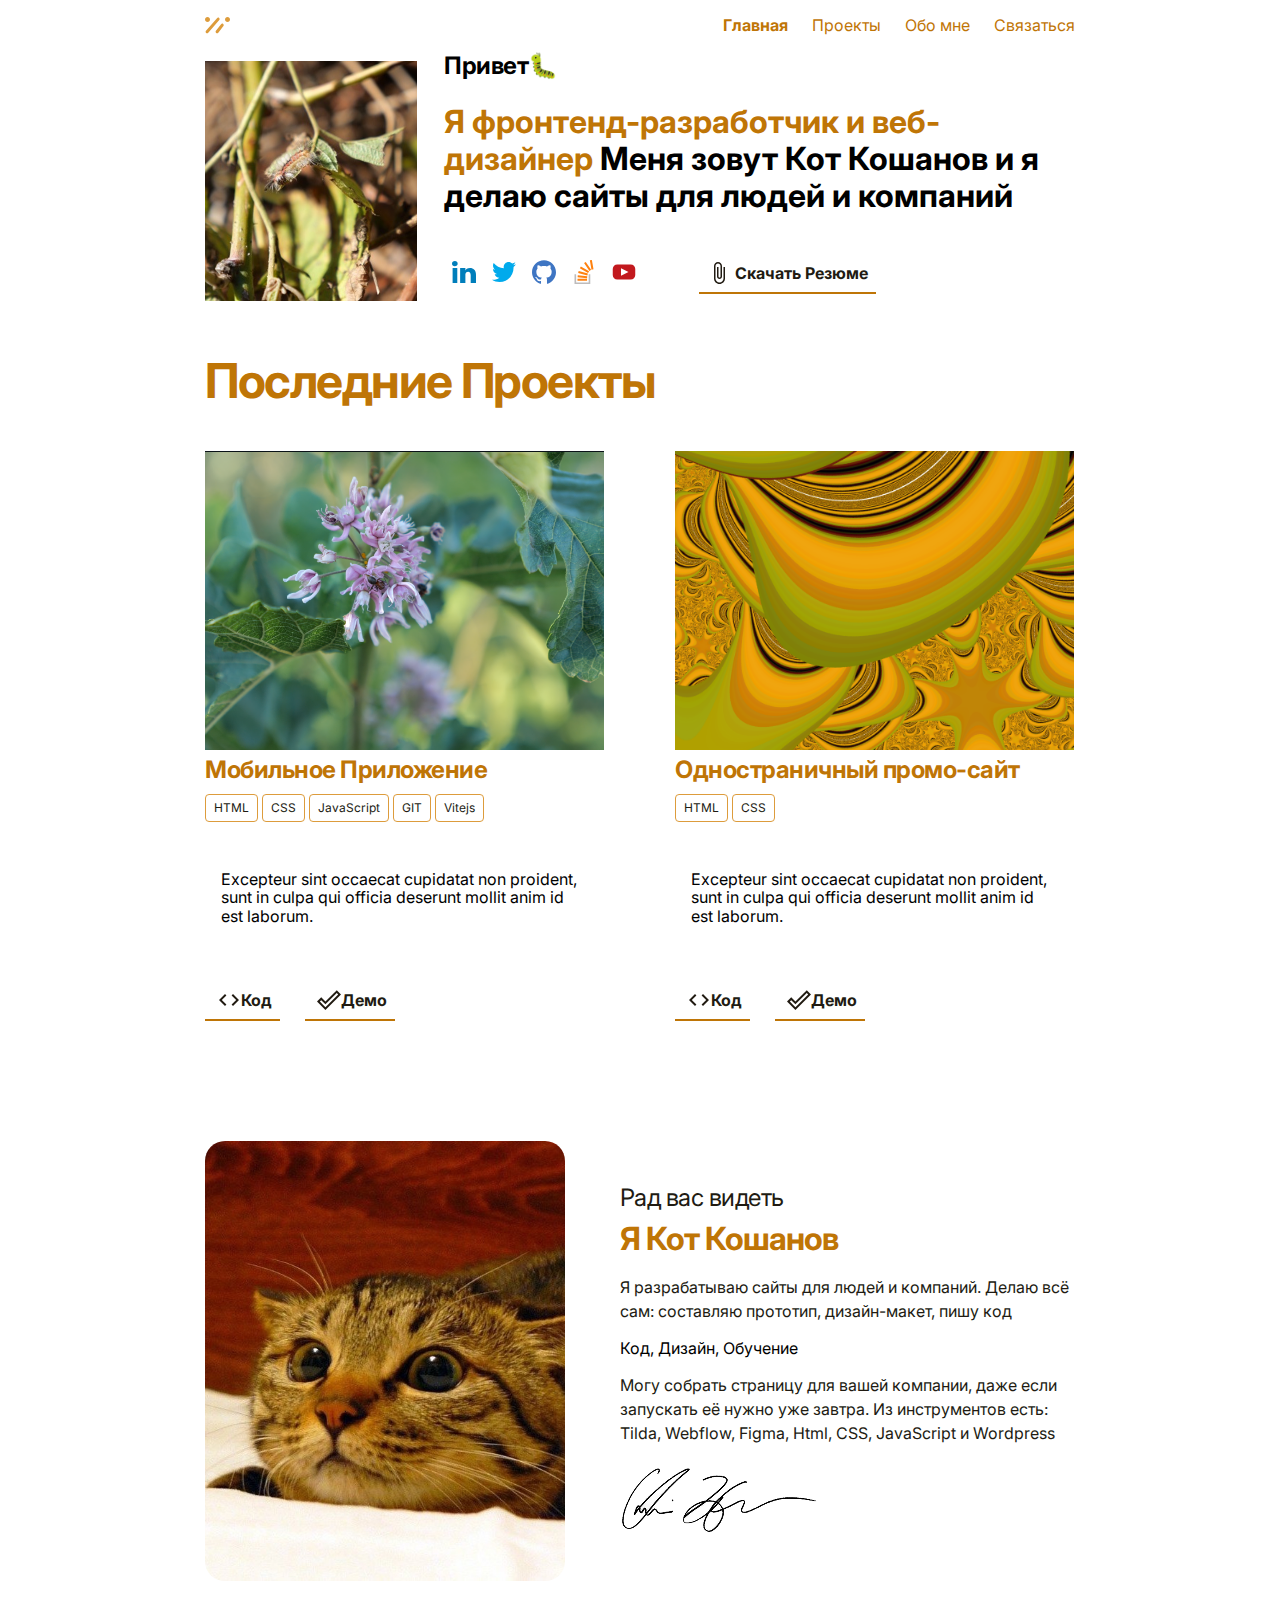
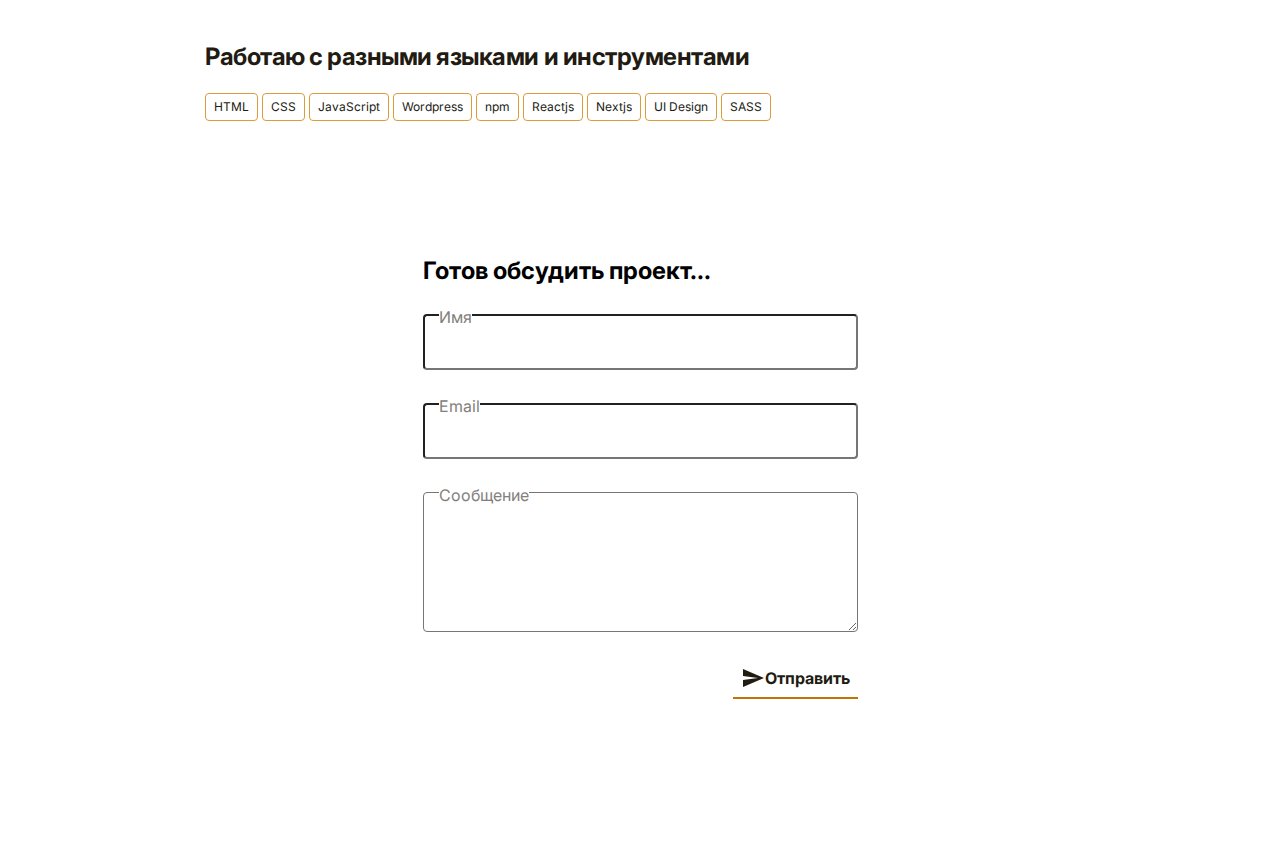
<file: index.html>
<!DOCTYPE html>
<html lang="en">
<head>
    <meta charset="UTF-8">
    <meta http-equiv="X-UA-Compatible" content="IE-edge">
    <meta name="viewport" content="width=device-width, initial-scale=1.0">
    <title>cfqn cfqn cfqn скуфе</title>
    <link rel="stylesheet" href="css/normalize.css">
    <link rel="stylesheet" href="css/style.css">
    <link rel="preconnect" href="https://fonts.googleapis.com">
    <link rel="preconnect" href="https://fonts.gstatic.com" crossorigin>
    <link href="https://fonts.googleapis.com/css2?family=Inter:ital,opsz,wght@0,14..32,100..900;1,14..32,100..900&display=swap" rel="stylesheet">
</head>
<body>
    <div class="navbar container">
        <nav>
            <img src="images/logo.svg" alt="lox">
            <ul>
                <li class="nav-item active"><a href="" class="nav-link">Главная</a></li>
                <li class="nav-item"><a href="" class="nav-link">Проекты</a></li>
                <li class="nav-item"><a href="" class="nav-link">Обо мне</a></li>
                <li class="nav-item"><a href="" class="nav-link">Связаться</a></li>
            </ul>
        </nav>
    </div>
    
    <header class = "container">
        <img src="images/Avatar.jpg" alt="Гусеница" class="header-photo">
        <div class="header-text">
            <strong>Привет🐛</strong>
            <h1><span class="golden-text">Я фронтенд-разработчик и веб-дизайнер</span>
                 Меня зовут Кот Кошанов и я делаю сайты для людей и компаний</h1>
            <div class="header-links">
                <ul>
                    <li class="social-item"><a href="https://www.youtube.com/watch?v=dQw4w9WgXcQ&list=RDdQw4w9WgXcQ&start_radio=1"><img src="images/Icons/Linkedin.svg" alt=""></a></li>
                    <li class="social-item"><a href="https://www.youtube.com/watch?v=dQw4w9WgXcQ&list=RDdQw4w9WgXcQ&start_radio=1"><img src="images/Icons/Twiter.svg" alt=""></a></li>
                    <li class="social-item"><a href="https://www.youtube.com/watch?v=dQw4w9WgXcQ&list=RDdQw4w9WgXcQ&start_radio=1"><img src="images/Icons/GitHub.svg" alt=""></a></li>
                    <li class="social-item"><a href="https://www.youtube.com/watch?v=dQw4w9WgXcQ&list=RDdQw4w9WgXcQ&start_radio=1"><img src="images/Icons/StackOverflow.svg" alt=""></a></li>
                    <li class="social-item"><a href="https://www.youtube.com/watch?v=dQw4w9WgXcQ&list=RDdQw4w9WgXcQ&start_radio=1"><img src="images/Icons/Youtube.svg" alt=""></a></li>
                </ul>
                <a href="" class="cv-download" download=""><img src="images/Icons/paperclip.svg" alt="">Скачать Резюме</a>
            </div>
        </div>
    </header>

    <section class="portfolio">
        <div class="container">
            <h2 class="section-heading">Последние Проекты</h2>
            <div class="cards">
                <div class="card">
                    <img src="images/portfolio1.png" alt="" class="card-image">
                    <h3 class="card-title">Мобильное Приложение</h3>
                    <ul class="tags">
                        <li class="tags-item"><a href="" class="tag">HTML</a></li>
                        <li class="tags-item"><a href="" class="tag">CSS</a></li>
                        <li class="tags-item"><a href="" class="tag">JavaScript</a></li>
                        <li class="tags-item"><a href="" class="tag">GIT</a></li>
                        <li class="tags-item"><a href="" class="tag">Vitejs</a></li>
                    </ul>
                    <div class="card-text-wrapper">
                        <p class="card text">Excepteur sint occaecat cupidatat non proident, sunt in culpa qui officia deserunt mollit anim id est laborum.</p>
                    </div>
                    <div class="card-buttons">
                        <a href="" class="card-button">
                            <img src="images/Icons/code.svg" alt="" class="card-button-icon">
                            <span class="card-button-text">Код</span></a>
                        <a href="" class="card-button">
                            <img src="images/Icons/check.svg" alt="" class="card-button-icon">
                            <span class="card-button-text">Демо</span></a>
                    </div>
                </div>
                <div class="card">
                    <img src="images/portfolio2.png" alt="" class="card-image">
                    <h3 class="card-title">Одностраничный промо-сайт</h3>
                    <ul class="tags">
                        <li class="tags-item"><a href="" class="tag">HTML</a></li>
                        <li class="tags-item"><a href="" class="tag">CSS</a></li>
                    </ul>
                    <div class="card-text-wrapper">
                        <p class="card text">Excepteur sint occaecat cupidatat non proident, sunt in culpa qui officia deserunt mollit anim id est laborum.</p>
                    </div>
                    <div class="card-buttons">
                        <a href="" class="card-button">
                            <img src="images/Icons/code.svg" alt="" class="card-button-icon">
                            <span class="card-button-text">Код</span></a>
                        <a href="" class="card-button">
                            <img src="images/Icons/check.svg" alt="" class="card-button-icon">
                            <span class="card-button-text">Демо</span></a>
                    </div>
                </div>
            </div>
        </div>
    </section>
    <section class="developer container">
        <img src="images/developer-photo.jpg" alt="Cat" class="developer-photo">
        <div class="developer-about">
            <span class="developer-hello">Рад вас видеть</span>
            <h2 class="developer-title">Я Кот Кошанов</h2>
            <p class="developer-text">Я разрабатываю сайты для людей и компаний. Делаю всё сам: составляю прототип, дизайн-макет, пишу код</p>
            <span class="motto">Код, Дизайн, Обучение</span>
            <p class="developer-text">
                Могу собрать страницу для вашей компании, даже если запускать её нужно уже завтра. Из инструментов есть:
                Tilda, Webflow, Figma, Html, CSS, JavaScript и Wordpress
            </p>
            <img src="images/developer-sign.png" alt="sign" class="developer-sign">

        </div>
    </section>
    <section class="skills container">
        <h2 class="skills-title">Работаю с разными языками и инструментами</h2>
        <ul class="tags">
            <li class="tags-item"><a href="" class="tag">HTML</a></li>
            <li class="tags-item"><a href="" class="tag">CSS</a></li>
            <li class="tags-item"><a href="" class="tag">JavaScript</a></li>
            <li class="tags-item"><a href="" class="tag">Wordpress</a></li>
            <li class="tags-item"><a href="" class="tag">npm</a></li>
            <li class="tags-item"><a href="" class="tag">Reactjs</a></li>
            <li class="tags-item"><a href="" class="tag">Nextjs</a></li>
            <li class="tags-item"><a href="" class="tag">UI Design</a></li>
            <li class="tags-item"><a href="" class="tag">SASS</a></li>
        </ul>
    </section>

    <section class="feedback form-container">
        <h2 class="feedback-title">Готов обсудить проект...</h2>
        <form action="#" class="form">
            <div class="input-group">
                <label for="username" class="input-label">Имя</label>
                <input id="username" type="text" class="input">
            </div>
            <div class="input-group">
                <label for="useremail" class="input-label">Email</label>
                <input id="useremail" type="text" class="input">
            </div>
            <div class="input-group">
                <label for="usermessage" class="input-label">Сообщение</label>
                <textarea id="usermessage" cols="30" rows="10" class="input"></textarea>
            </div>
            <button type="submit" class="submit-button"><img src="images/Icons/send.svg" alt="">Отправить</a>
        </form>
    </section>
</body>
</html>
</file>
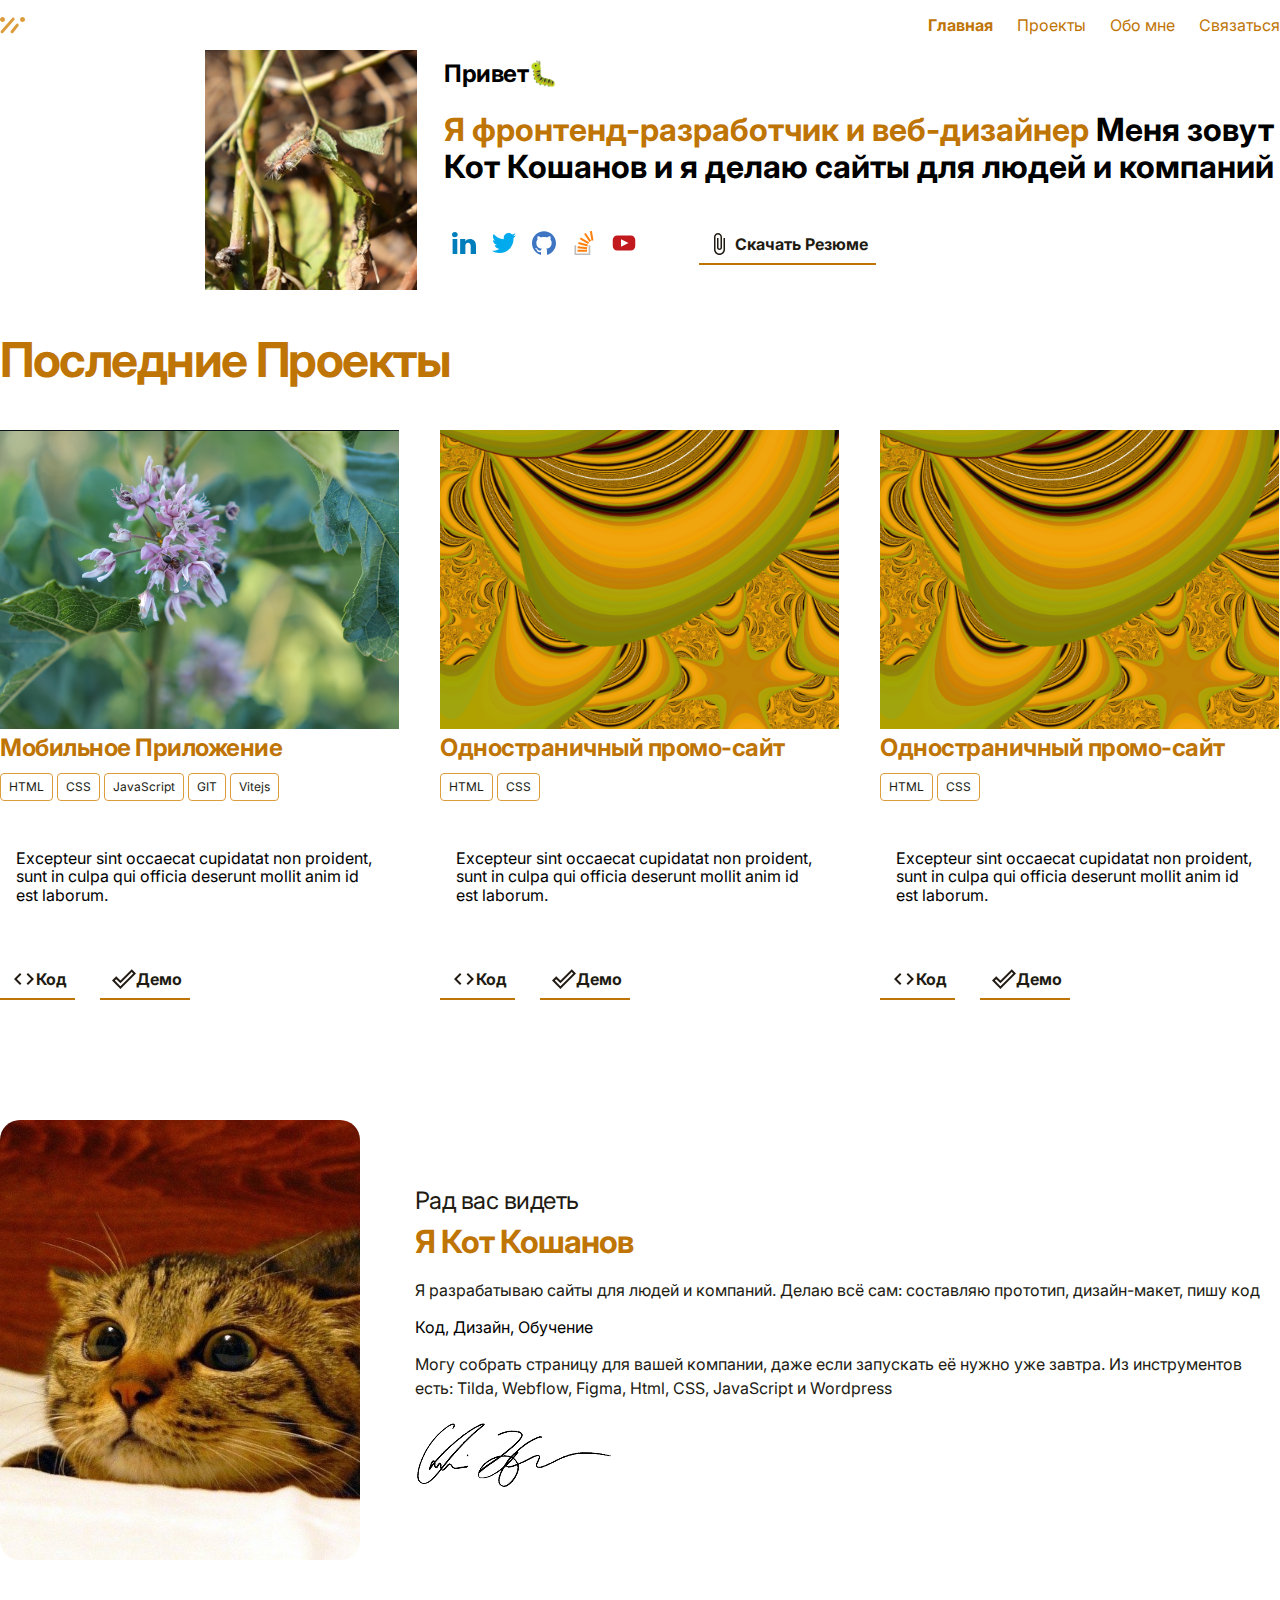
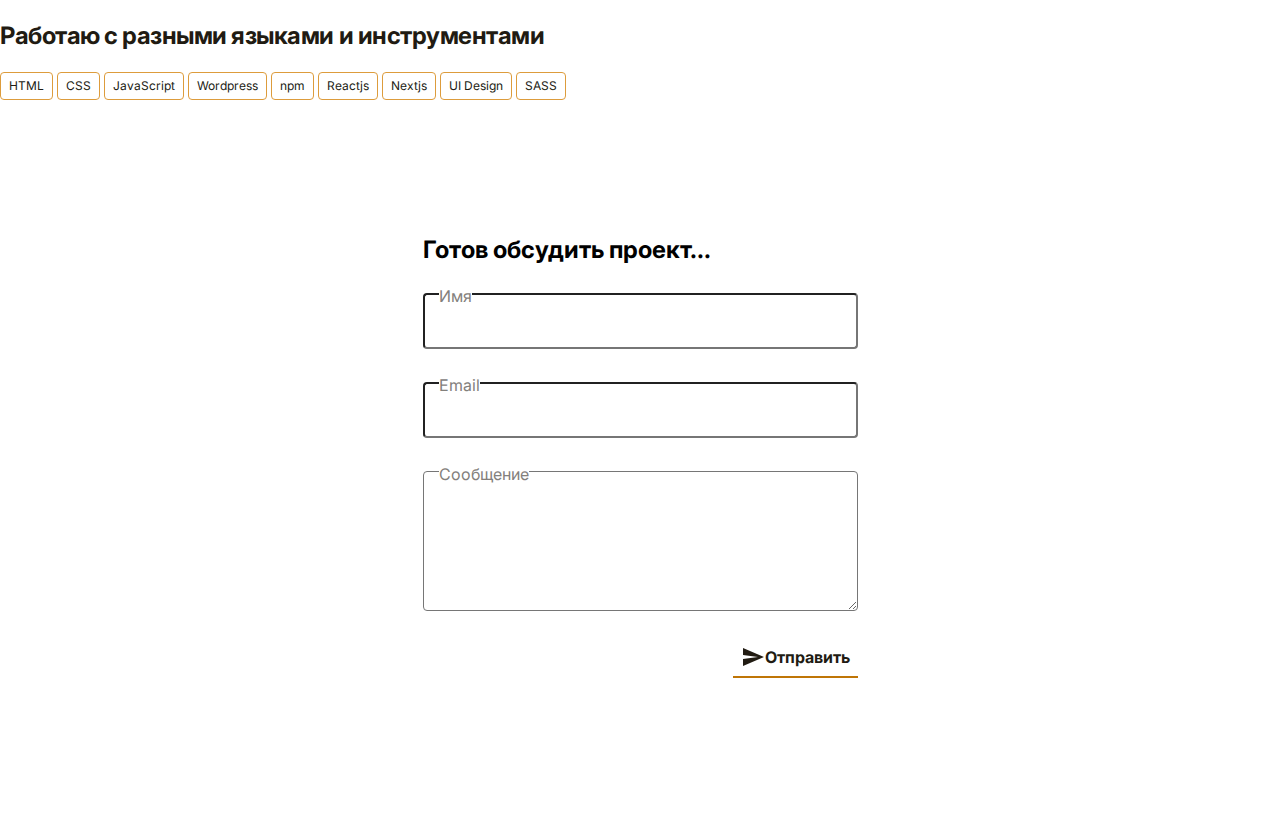
<file: html1/index.html>
<!DOCTYPE html>
<html lang="en">
<head>
    <meta charset="UTF-8">
    <meta http-equiv="X-UA-Compatible" content="IE-edge">
    <meta name="viewport" content="width=device-width, initial-scale=1.0">
    <title>cfqn cfqn cfqn скуфе</title>
    <link rel="stylesheet" href="css/normalize.css">
    <link rel="stylesheet" href="css/style.css">
    <link rel="preconnect" href="https://fonts.googleapis.com">
    <link rel="preconnect" href="https://fonts.gstatic.com" crossorigin>
    <link href="https://fonts.googleapis.com/css2?family=Inter:ital,opsz,wght@0,14..32,100..900;1,14..32,100..900&display=swap" rel="stylesheet">
</head>
<body>
    <div class="navbar container">
        <img src="images/logo.svg" alt="lox">
        <nav>
            <ul>
                <li class="nav-item active"><a href="" class="nav-link">Главная</a></li>
                <li class="nav-item"><a href="" class="nav-link">Проекты</a></li>
                <li class="nav-item"><a href="" class="nav-link">Обо мне</a></li>
                <li class="nav-item"><a href="" class="nav-link">Связаться</a></li>
            </ul>
        </nav>
    </div>
    
    <header class = "container">
        <img src="images/Avatar.jpg" alt="Гусеница" class="header-photo">
        <div class="header-text">
            <strong>Привет🐛</strong>
            <h1><span class="golden-text">Я фронтенд-разработчик и веб-дизайнер</span>
                 Меня зовут Кот Кошанов и я делаю сайты для людей и компаний</h1>
            <div class="header-links">
                <ul>
                    <li class="social-item"><a href="https://www.youtube.com/watch?v=dQw4w9WgXcQ&list=RDdQw4w9WgXcQ&start_radio=1"><img src="images/Icons/Linkedin.svg" alt=""></a></li>
                    <li class="social-item"><a href="https://www.youtube.com/watch?v=dQw4w9WgXcQ&list=RDdQw4w9WgXcQ&start_radio=1"><img src="images/Icons/Twiter.svg" alt=""></a></li>
                    <li class="social-item"><a href="https://www.youtube.com/watch?v=dQw4w9WgXcQ&list=RDdQw4w9WgXcQ&start_radio=1"><img src="images/Icons/GitHub.svg" alt=""></a></li>
                    <li class="social-item"><a href="https://www.youtube.com/watch?v=dQw4w9WgXcQ&list=RDdQw4w9WgXcQ&start_radio=1"><img src="images/Icons/StackOverflow.svg" alt=""></a></li>
                    <li class="social-item"><a href="https://www.youtube.com/watch?v=dQw4w9WgXcQ&list=RDdQw4w9WgXcQ&start_radio=1"><img src="images/Icons/Youtube.svg" alt=""></a></li>
                </ul>
                <a href="" class="cv-download" download=""><img src="images/Icons/paperclip.svg" alt="">Скачать Резюме</a>
            </div>
        </div>
    </header>

    <section class="portfolio">
        <div class="container">
            <h2 class="section-heading">Последние Проекты</h2>
            <div class="cards">
                <div class="card">
                    <img src="images/portfolio1.png" alt="" class="card-image">
                    <h3 class="card-title">Мобильное Приложение</h3>
                    <ul class="tags">
                        <li class="tags-item"><a href="" class="tag">HTML</a></li>
                        <li class="tags-item"><a href="" class="tag">CSS</a></li>
                        <li class="tags-item"><a href="" class="tag">JavaScript</a></li>
                        <li class="tags-item"><a href="" class="tag">GIT</a></li>
                        <li class="tags-item"><a href="" class="tag">Vitejs</a></li>
                    </ul>
                    <div class="card-text-wrapper">
                        <p class="card text">Excepteur sint occaecat cupidatat non proident, sunt in culpa qui officia deserunt mollit anim id est laborum.</p>
                    </div>
                    <div class="card-buttons">
                        <a href="" class="card-button">
                            <img src="images/Icons/code.svg" alt="" class="card-button-icon">
                            <span class="card-button-text">Код</span></a>
                        <a href="" class="card-button">
                            <img src="images/Icons/check.svg" alt="" class="card-button-icon">
                            <span class="card-button-text">Демо</span></a>
                    </div>
                </div>
                <div class="card">
                    <img src="images/portfolio2.png" alt="" class="card-image">
                    <h3 class="card-title">Одностраничный промо-сайт</h3>
                    <ul class="tags">
                        <li class="tags-item"><a href="" class="tag">HTML</a></li>
                        <li class="tags-item"><a href="" class="tag">CSS</a></li>
                    </ul>
                    <div class="card-text-wrapper">
                        <p class="card text">Excepteur sint occaecat cupidatat non proident, sunt in culpa qui officia deserunt mollit anim id est laborum.</p>
                    </div>
                    <div class="card-buttons">
                        <a href="" class="card-button">
                            <img src="images/Icons/code.svg" alt="" class="card-button-icon">
                            <span class="card-button-text">Код</span></a>
                        <a href="" class="card-button">
                            <img src="images/Icons/check.svg" alt="" class="card-button-icon">
                            <span class="card-button-text">Демо</span></a>
                    </div>
                </div>
                <div class="card">
                    <img src="images/portfolio2.png" alt="" class="card-image">
                    <h3 class="card-title">Одностраничный промо-сайт</h3>
                    <ul class="tags">
                        <li class="tags-item"><a href="" class="tag">HTML</a></li>
                        <li class="tags-item"><a href="" class="tag">CSS</a></li>
                    </ul>
                    <div class="card-text-wrapper">
                        <p class="card text">Excepteur sint occaecat cupidatat non proident, sunt in culpa qui officia deserunt mollit anim id est laborum.</p>
                    </div>
                    <div class="card-buttons">
                        <a href="" class="card-button">
                            <img src="images/Icons/code.svg" alt="" class="card-button-icon">
                            <span class="card-button-text">Код</span></a>
                        <a href="" class="card-button">
                            <img src="images/Icons/check.svg" alt="" class="card-button-icon">
                            <span class="card-button-text">Демо</span></a>
                    </div>
                </div>
            </div>
        </div>
    </section>
    <section class="developer container">
        <img src="images/developer-photo.jpg" alt="Cat" class="developer-photo">
        <div class="developer-about">
            <span class="developer-hello">Рад вас видеть</span>
            <h2 class="developer-title">Я Кот Кошанов</h2>
            <p class="developer-text">Я разрабатываю сайты для людей и компаний. Делаю всё сам: составляю прототип, дизайн-макет, пишу код</p>
            <span class="motto">Код, Дизайн, Обучение</span>
            <p class="developer-text">
                Могу собрать страницу для вашей компании, даже если запускать её нужно уже завтра. Из инструментов есть:
                Tilda, Webflow, Figma, Html, CSS, JavaScript и Wordpress
            </p>
            <img src="images/developer-sign.png" alt="sign" class="developer-sign">

        </div>
    </section>
    <section class="skills container">
        <h2 class="skills-title">Работаю с разными языками и инструментами</h2>
        <ul class="tags">
            <li class="tags-item"><a href="" class="tag">HTML</a></li>
            <li class="tags-item"><a href="" class="tag">CSS</a></li>
            <li class="tags-item"><a href="" class="tag">JavaScript</a></li>
            <li class="tags-item"><a href="" class="tag">Wordpress</a></li>
            <li class="tags-item"><a href="" class="tag">npm</a></li>
            <li class="tags-item"><a href="" class="tag">Reactjs</a></li>
            <li class="tags-item"><a href="" class="tag">Nextjs</a></li>
            <li class="tags-item"><a href="" class="tag">UI Design</a></li>
            <li class="tags-item"><a href="" class="tag">SASS</a></li>
        </ul>
    </section>

    <section class="feedback form-container">
        <h2 class="feedback-title">Готов обсудить проект...</h2>
        <form action="#" class="form">
            <div class="input-group">
                <label for="username" class="input-label">Имя</label>
                <input id="username" type="text" class="input">
            </div>
            <div class="input-group">
                <label for="useremail" class="input-label">Email</label>
                <input id="useremail" type="text" class="input">
            </div>
            <div class="input-group">
                <label for="usermessage" class="input-label">Сообщение</label>
                <textarea id="usermessage" cols="30" rows="10" class="input"></textarea>
            </div>
            <button type="submit" class="submit-button"><img src="images/Icons/send.svg" alt="">Отправить</a>
        </form>
    </section>
</body>
</html>
</file>
<file: css/style.css>
*{
    box-sizing: border-box;
}

body {
    font-family: "Inter", sans-serif;
}

.navbar{
    display: flex;
    align-items: center;
    justify-content: space-between;
}

nav{
    width: 100%;
    display: flex;
    align-items: center;
    justify-content: space-between;
}

nav > ul{
    display: flex;
    align-items: center;
    list-style: none;
    padding: 0;
}

nav a{
    text-decoration: none;
    color: #bf7506;
    margin-left: 24px;
    font-family: Inter;
}

nav .active{
    font-weight: 700;
}

.header-photo{
    width:212px;
    height:240px;
}

.container{
    max-width: 870px;
    width: 100%;
    margin: auto;
}

.golden-text{
    color:#bf7506;
}

header{
    display: flex;
    align-items: center;
}

.header-text{
    margin-left: 27px;
}

.header-text > strong{
    font-weight: 700;
    font-size: 24px;
    line-height: 135%;
    letter-spacing: -0.02em;
    margin-top: 8px;
    margin-bottom: 24px;
}


.header-links > ul{
    list-style-type: none;
    padding: 0;
    display: flex;
    align-items: center;
}

.social-item > a{
    padding: 8;
    display: inline-block;
}

.cv-download{
    margin-left:55px;
}

.header-links{
    display: flex;
    align-items: center;
}

.cv-download{
    display: inline-block;
    padding: 7px 8px;
    margin-left: 55px;
    display: flex;
    align-items: center;
    text-decoration: none;
    font-weight: 700;
    font-size: 16px;
    line-height: 150%;
    color: #211b12;
    border-bottom: 2px solid #bf7506;
}
.cv-download img{
    margin-right: 4px;
}

.section-heading{
    font-weight: 700;
    font-size: 48px;
    line-height: 125%;

    letter-spacing: -0.03em;

    color: #bf7506;
}

.card-text-wrapper{
    padding: 16px;
}
.card-title{
    font-weight: 700;
    font-size: 24px;
    line-height: 135%;
    letter-spacing: -0.02em;
    color: #bf7506;
    margin-top: 0;
    margin-bottom: 8px;
}
.tags{
    list-style: none;
    padding: 0;
    display: flex;
    align-items: center;
    margin-top: 8px;
    margin-bottom: 16px;
}
.tag{
    padding: 4px 8px;
    display: inline-block;
    font-weight: 400;
    font-size: 12px;
    line-height: 150%;
    color: #211b12;
    background: white;
    text-decoration: none;
    border: 1px solid #dd9c3c;
    border-radius: 4px;
    margin-right: 4px;
}
.card-image{
    width:399px;
    height:299px;
}
.card{
    max-width: 400px;
    margin-bottom: 40px;
}
.card-text{
    font-weight: 400;
    font-size: 16px;
    line-height: 150%;
    color: #211b12;
}

.card-buttons{
    display: flex;
    align-items: center;
}

.card-button{
    display: flex;
    align-items: center;
    padding: 7px 8px;
    text-decoration: none;
    font-weight: 700;
    font-size:16px;
    line-height: 150%;
    color: #211b12;
    border-bottom: 2px solid #bf7506;
    margin-right: 25px;
}

.card-button-icon{
    margin-left: 4px;
}

.cards{
    display: flex;
    align-items: flex-start;
    justify-content: space-between;
}

.developer{
    padding: 80px 0 20px;
    display: flex;
    align-items: center;
}

.developer-photo{
    width: 360px;
    height: 440px;
    border-radius: 20px;
}
.developer-about{
    margin-left: 55px;
}
.developer-hello{
    font-weight: 400;
    font-size: 24px;
    line-height: 135%;
    letter-spacing: -0.02em;
    color: #211b12;
}
.developer-title{
    font-weight: 700;
    font-size: 32px;
    line-height: 125%;
    letter-spacing: -0.03em;
    color: #bf7506;
    margin-top: 4px;
    margin-bottom: 16px;
}
.developer-text{
    font-weight: 400;
    font-size: 16px;
    line-height: 150%;
    color: #211b12;
}

.developer-motto{
    font-weight: 400;
    font-size: 24px;
    line-height: 150%;
    color: #dd9c3c;
    margin: 16px 0;
}

.developer-sign{
    max-width: 200px;
}

.skills{
    padding: 20px 0;
}

.skills-title{
    font-weight: 700;
    font-size: 24px;
    line-height: 135%;

    letter-spacing: -0.02em;

    color: #211b12;
}

.feedback{
    padding: 80px 0 160px;
}

.input-group{
    position: relative;
    margin-bottom: 24px;
}
.input-label{
    position: absolute;
    font-weight: 400;
    font-size: 16px;
    line-height: 150%;
    color: #83807c;
    padding: 0 8;
    background: white;
    left: 16px;
    top: 0;
}

.input-group{
    padding-top: 9px;
}

.input{
    border: 3 px solid #e0dedc;
    border-radius: 4px;
    width: 435px;
    height: 56px;
}

textarea{
    min-height: 140px;
}

.form-container{
    max-width: 435px;
    margin: auto;
}

.submit-button{
    display: inline-block;
    padding: 7px 8px;
    display: flex;
    align-items: center;
    text-decoration: none;
    font-weight: 700;
    font-size: 16px;
    line-height: 150%;
    color: #211b12;
    border: none;
    cursor: pointer;
    background-color: #ffffff;
    border-bottom: 2px solid #bf7506;
    margin-left: auto;
}
</file>
<file: html1/css/style.css>
*{
    box-sizing: border-box;
}

body {
    font-family: "Inter", sans-serif;
}

.navbar{
    max-width: 860;
    width: 100%;
    margin: auto;
    display: flex;
    align-items: center;
    justify-content: space-between;
}

nav > ul{
    display: flex;
    align-items: center;
    list-style: none;
    padding: 0;
}

nav a{
    text-decoration: none;
    color: #bf7506;
    margin-left: 24px;
    font-family: Inter;
}

nav .active{
    font-weight: 700;
}

.header-photo{
    width:212px;
    height:240px;
    margin-left:205px;
}

.container{
    max-width: 870;
    width: 100%;
    margin: auto;
}

.golden-text{
    color:#bf7506;
}

header{
    display: flex;
    align-items: center;
}

.header-text{
    margin-left: 27px;
}

.header-text > strong{
    font-weight: 700;
    font-size: 24px;
    line-height: 135%;
    letter-spacing: -0.02em;
    margin-top: 8px;
    margin-bottom: 24px;
}


.header-links > ul{
    list-style-type: none;
    padding: 0;
    display: flex;
    align-items: center;
}

.social-item > a{
    padding: 8;
    display: inline-block;
}

.cv-download{
    margin-left:55px;
}

.header-links{
    display: flex;
    align-items: center;
}

.cv-download{
    display: inline-block;
    padding: 7px 8px;
    margin-left: 55px;
    display: flex;
    align-items: center;
    text-decoration: none;
    font-weight: 700;
    font-size: 16px;
    line-height: 150%;
    color: #211b12;
    border-bottom: 2px solid #bf7506;
}
.cv-download img{
    margin-right: 4px;
}

.section-heading{
    font-weight: 700;
    font-size: 48px;
    line-height: 125%;

    letter-spacing: -0.03em;

    color: #bf7506;
}

.card-text-wrapper{
    padding: 16px;
}
.card-title{
    font-weight: 700;
    font-size: 24px;
    line-height: 135%;
    letter-spacing: -0.02em;
    color: #bf7506;
    margin-top: 0;
    margin-bottom: 8px;
}
.tags{
    list-style: none;
    padding: 0;
    display: flex;
    align-items: center;
    margin-top: 8px;
    margin-bottom: 16px;
}
.tag{
    padding: 4px 8px;
    display: inline-block;
    font-weight: 400;
    font-size: 12px;
    line-height: 150%;
    color: #211b12;
    background: white;
    text-decoration: none;
    border: 1px solid #dd9c3c;
    border-radius: 4px;
    margin-right: 4px;
}
.card-image{
    width:399px;
    height:299px;
}
.card{
    max-width: 400px;
    margin-bottom: 40px;
}
.card-text{
    font-weight: 400;
    font-size: 16px;
    line-height: 150%;
    color: #211b12;
}

.card-buttons{
    display: flex;
    align-items: center;
}

.card-button{
    display: flex;
    align-items: center;
    padding: 7px 8px;
    text-decoration: none;
    font-weight: 700;
    font-size:16px;
    line-height: 150%;
    color: #211b12;
    border-bottom: 2px solid #bf7506;
    margin-right: 25px;
}

.card-button-icon{
    margin-left: 4px;
}

.cards{
    display: flex;
    align-items: flex-start;
    justify-content: space-between;
}

.developer{
    padding: 80px 0 20px;
    display: flex;
    align-items: center;
}

.developer-photo{
    width: 360px;
    height: 440px;
    border-radius: 20px;
}
.developer-about{
    margin-left: 55px;
}
.developer-hello{
    font-weight: 400;
    font-size: 24px;
    line-height: 135%;
    letter-spacing: -0.02em;
    color: #211b12;
}
.developer-title{
    font-weight: 700;
    font-size: 32px;
    line-height: 125%;
    letter-spacing: -0.03em;
    color: #bf7506;
    margin-top: 4px;
    margin-bottom: 16px;
}
.developer-text{
    font-weight: 400;
    font-size: 16px;
    line-height: 150%;
    color: #211b12;
}

.developer-motto{
    font-weight: 400;
    font-size: 24px;
    line-height: 150%;
    color: #dd9c3c;
    margin: 16px 0;
}

.developer-sign{
    max-width: 200px;
}

.skills{
    padding: 20px 0;
}

.skills-title{
    font-weight: 700;
    font-size: 24px;
    line-height: 135%;

    letter-spacing: -0.02em;

    color: #211b12;
}

.feedback{
    padding: 80px 0 160px;
}

.input-group{
    position: relative;
    margin-bottom: 24px;
}
.input-label{
    position: absolute;
    font-weight: 400;
    font-size: 16px;
    line-height: 150%;
    color: #83807c;
    padding: 0 8;
    background: white;
    left: 16px;
    top: 0;
}

.input-group{
    padding-top: 9px;
}

.input{
    border: 3 px solid #e0dedc;
    border-radius: 4px;
    width: 435px;
    height: 56px;
}

textarea{
    min-height: 140px;
}

.form-container{
    max-width: 435px;
    margin: auto;
}

.submit-button{
    display: inline-block;
    padding: 7px 8px;
    display: flex;
    align-items: center;
    text-decoration: none;
    font-weight: 700;
    font-size: 16px;
    line-height: 150%;
    color: #211b12;
    border: none;
    cursor: pointer;
    background-color: #ffffff;
    border-bottom: 2px solid #bf7506;
    margin-left: auto;
}
</file>
